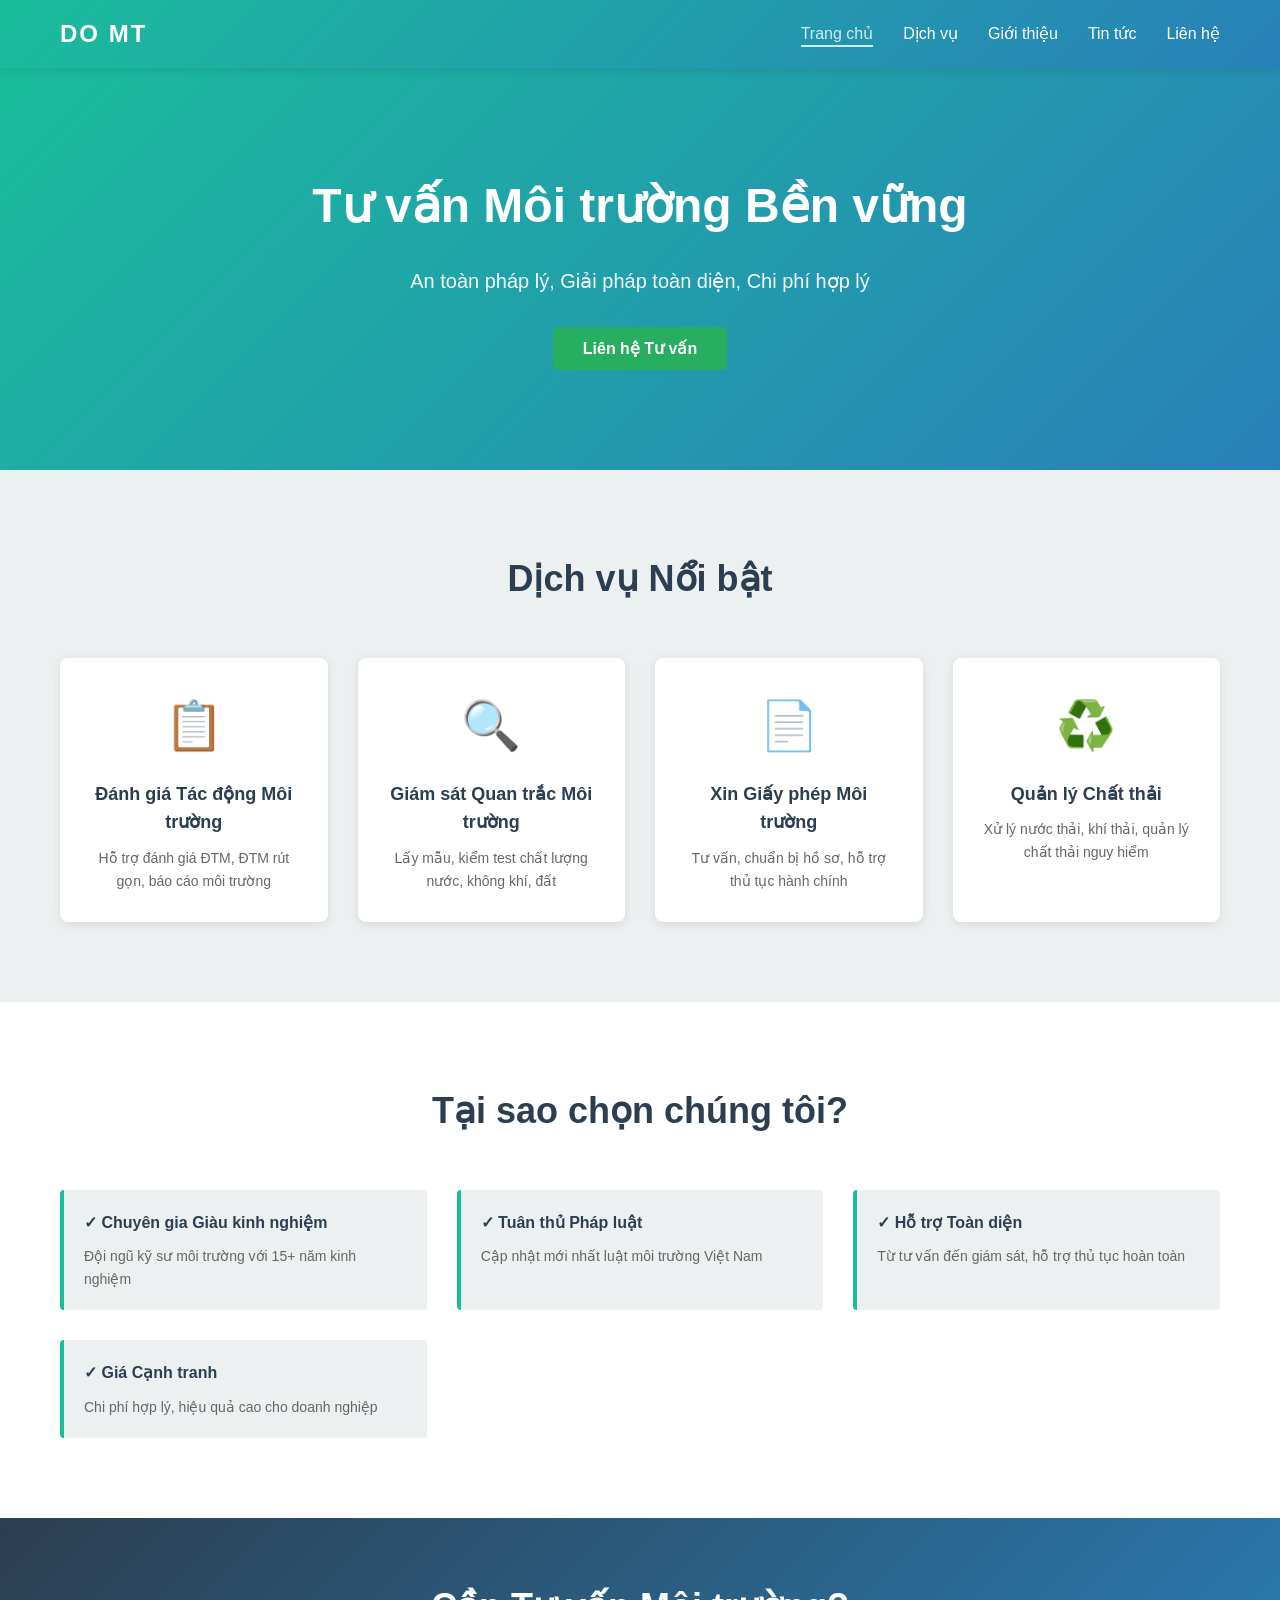
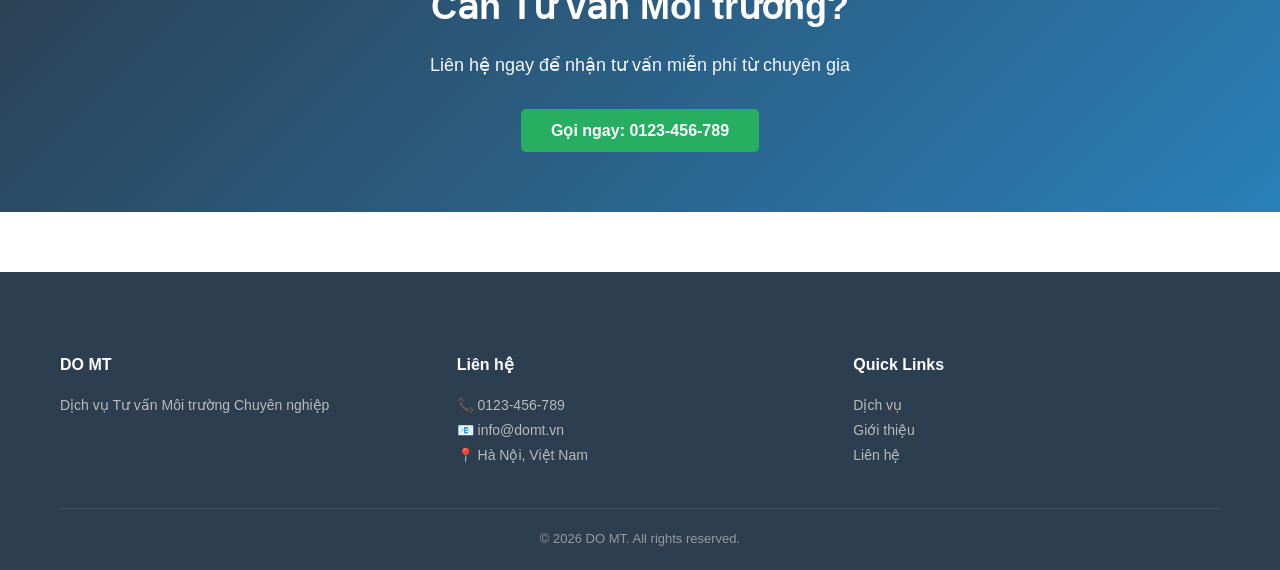
<file: do_mt_website/index.html>
<!DOCTYPE html>
<html lang="vi">
<head>
    <meta charset="UTF-8">
    <meta name="viewport" content="width=device-width, initial-scale=1.0">
    <title>DO MT - Tư vấn Môi trường Chuyên nghiệp</title>
    <link rel="stylesheet" href="css/style.css">
</head>
<body>
    <!-- Navigation -->
    <nav class="navbar">
        <div class="container">
            <div class="logo">DO MT</div>
            <ul class="menu">
                <li><a href="index.html" class="active">Trang chủ</a></li>
                <li><a href="services.html">Dịch vụ</a></li>
                <li><a href="about.html">Giới thiệu</a></li>
                <li><a href="news.html">Tin tức</a></li>
                <li><a href="contact.html">Liên hệ</a></li>
            </ul>
        </div>
    </nav>

    <!-- Hero Banner -->
    <section class="hero">
        <div class="container">
            <h1>Tư vấn Môi trường Bền vững</h1>
            <p>An toàn pháp lý, Giải pháp toàn diện, Chi phí hợp lý</p>
            <button class="btn btn-primary">Liên hệ Tư vấn</button>
        </div>
    </section>

    <!-- Services Preview -->
    <section class="services-preview">
        <div class="container">
            <h2>Dịch vụ Nổi bật</h2>
            <div class="services-grid">
                <div class="service-card">
                    <div class="icon">📋</div>
                    <h3>Đánh giá Tác động Môi trường</h3>
                    <p>Hỗ trợ đánh giá ĐTM, ĐTM rút gọn, báo cáo môi trường</p>
                </div>
                <div class="service-card">
                    <div class="icon">🔍</div>
                    <h3>Giám sát Quan trắc Môi trường</h3>
                    <p>Lấy mẫu, kiểm test chất lượng nước, không khí, đất</p>
                </div>
                <div class="service-card">
                    <div class="icon">📄</div>
                    <h3>Xin Giấy phép Môi trường</h3>
                    <p>Tư vấn, chuẩn bị hồ sơ, hỗ trợ thủ tục hành chính</p>
                </div>
                <div class="service-card">
                    <div class="icon">♻️</div>
                    <h3>Quản lý Chất thải</h3>
                    <p>Xử lý nước thải, khí thải, quản lý chất thải nguy hiểm</p>
                </div>
            </div>
        </div>
    </section>

    <!-- Why Choose Us -->
    <section class="why-us">
        <div class="container">
            <h2>Tại sao chọn chúng tôi?</h2>
            <div class="features">
                <div class="feature">
                    <h4>✓ Chuyên gia Giàu kinh nghiệm</h4>
                    <p>Đội ngũ kỹ sư môi trường với 15+ năm kinh nghiệm</p>
                </div>
                <div class="feature">
                    <h4>✓ Tuân thủ Pháp luật</h4>
                    <p>Cập nhật mới nhất luật môi trường Việt Nam</p>
                </div>
                <div class="feature">
                    <h4>✓ Hỗ trợ Toàn diện</h4>
                    <p>Từ tư vấn đến giám sát, hỗ trợ thủ tục hoàn toàn</p>
                </div>
                <div class="feature">
                    <h4>✓ Giá Cạnh tranh</h4>
                    <p>Chi phí hợp lý, hiệu quả cao cho doanh nghiệp</p>
                </div>
            </div>
        </div>
    </section>

    <!-- Call to Action -->
    <section class="cta">
        <div class="container">
            <h2>Cần Tư vấn Môi trường?</h2>
            <p>Liên hệ ngay để nhận tư vấn miễn phí từ chuyên gia</p>
            <button class="btn btn-primary">Gọi ngay: 0123-456-789</button>
        </div>
    </section>

    <!-- Footer -->
    <footer class="footer">
        <div class="container">
            <div class="footer-content">
                <div class="footer-section">
                    <h4>DO MT</h4>
                    <p>Dịch vụ Tư vấn Môi trường Chuyên nghiệp</p>
                </div>
                <div class="footer-section">
                    <h4>Liên hệ</h4>
                    <p>📞 0123-456-789</p>
                    <p>📧 info@domt.vn</p>
                    <p>📍 Hà Nội, Việt Nam</p>
                </div>
                <div class="footer-section">
                    <h4>Quick Links</h4>
                    <ul>
                        <li><a href="services.html">Dịch vụ</a></li>
                        <li><a href="about.html">Giới thiệu</a></li>
                        <li><a href="contact.html">Liên hệ</a></li>
                    </ul>
                </div>
            </div>
            <div class="footer-bottom">
                <p>&copy; 2026 DO MT. All rights reserved.</p>
            </div>
        </div>
    </footer>

    <script src="js/main.js"></script>
</body>
</html>
</file>
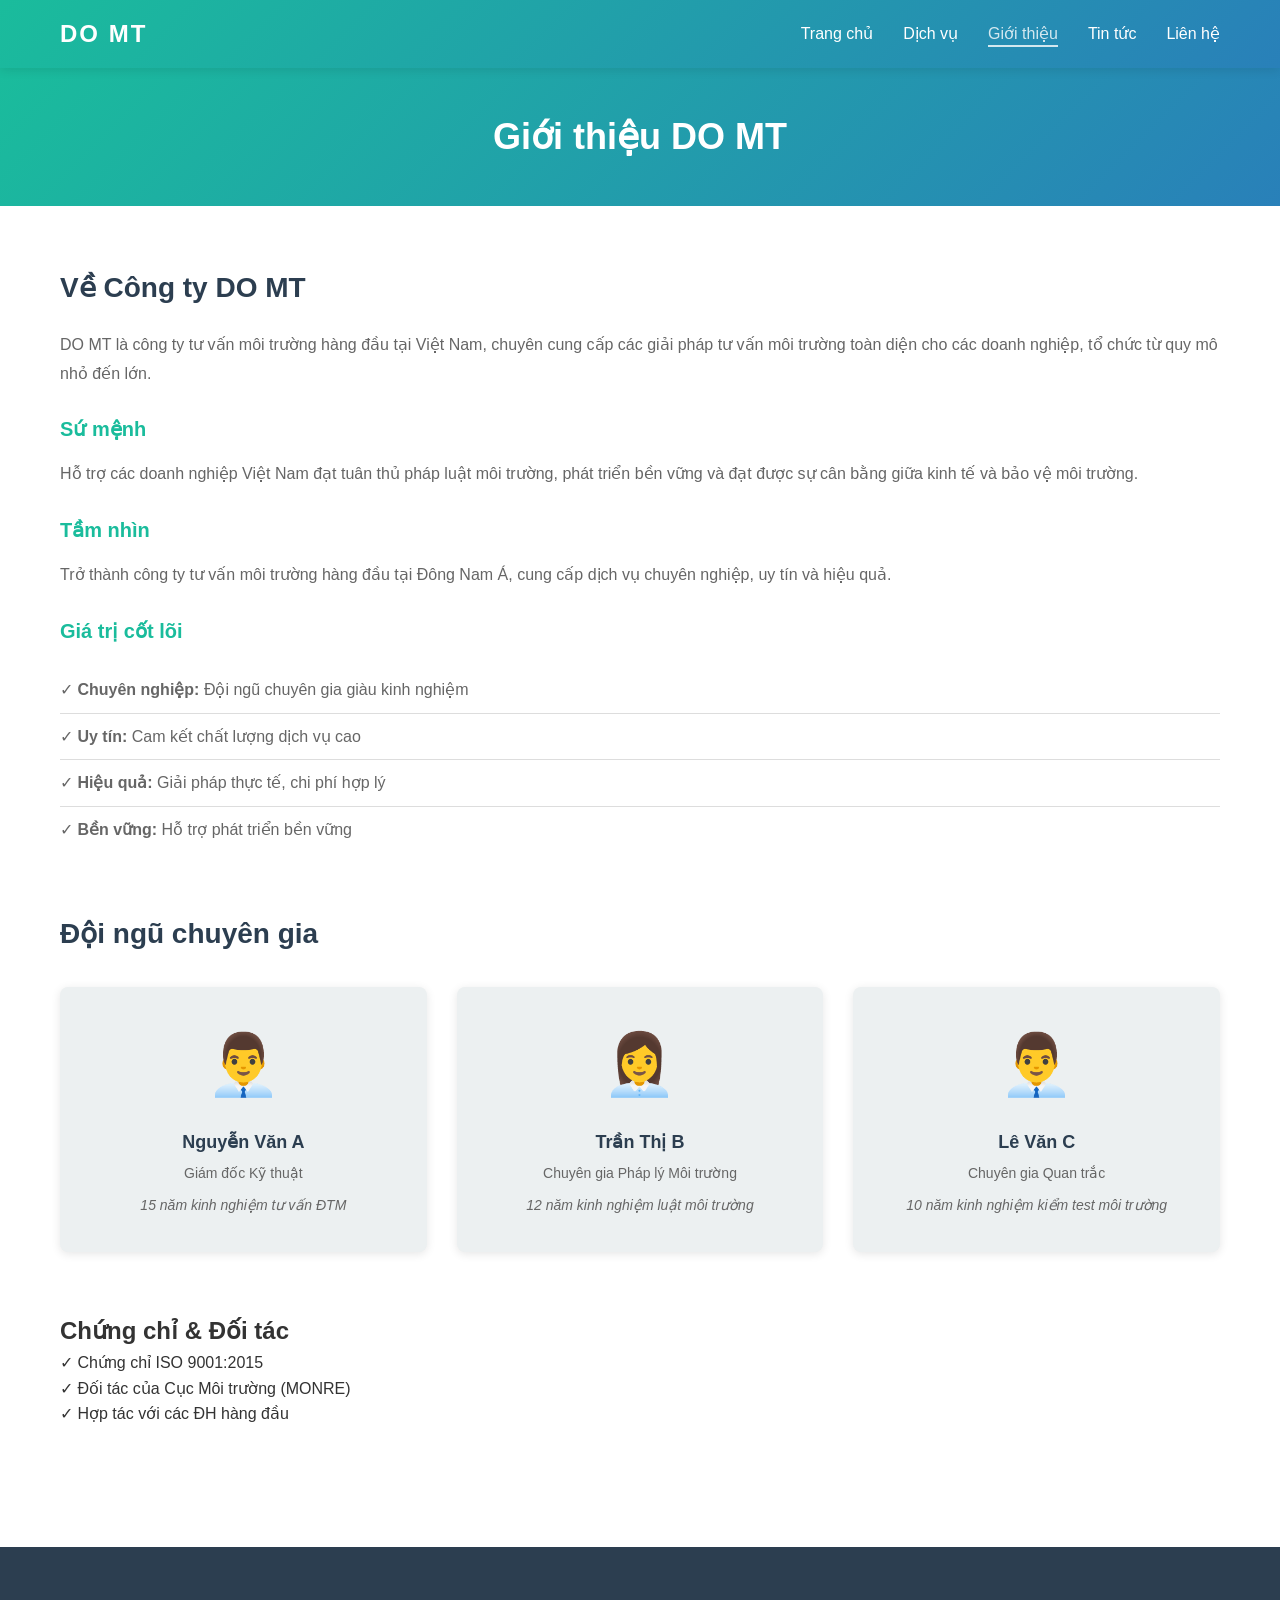
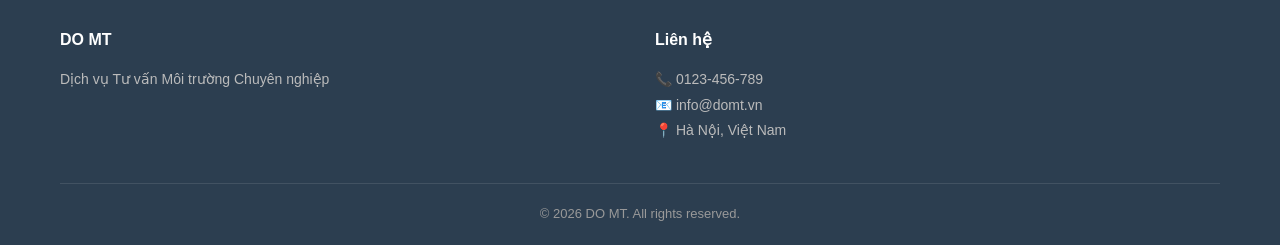
<file: do_mt_website/about.html>
<!DOCTYPE html>
<html lang="vi">
<head>
    <meta charset="UTF-8">
    <meta name="viewport" content="width=device-width, initial-scale=1.0">
    <title>Giới thiệu - DO MT</title>
    <link rel="stylesheet" href="css/style.css">
</head>
<body>
    <!-- Navigation -->
    <nav class="navbar">
        <div class="container">
            <div class="logo">DO MT</div>
            <ul class="menu">
                <li><a href="index.html">Trang chủ</a></li>
                <li><a href="services.html">Dịch vụ</a></li>
                <li><a href="about.html" class="active">Giới thiệu</a></li>
                <li><a href="news.html">Tin tức</a></li>
                <li><a href="contact.html">Liên hệ</a></li>
            </ul>
        </div>
    </nav>

    <!-- Page Header -->
    <section class="page-header">
        <div class="container">
            <h1>Giới thiệu DO MT</h1>
        </div>
    </section>

    <!-- About Content -->
    <section class="about-content">
        <div class="container">
            <div class="about-section">
                <h2>Về Công ty DO MT</h2>
                <p>DO MT là công ty tư vấn môi trường hàng đầu tại Việt Nam, chuyên cung cấp các giải pháp tư vấn môi trường toàn diện cho các doanh nghiệp, tổ chức từ quy mô nhỏ đến lớn.</p>
                
                <h3>Sứ mệnh</h3>
                <p>Hỗ trợ các doanh nghiệp Việt Nam đạt tuân thủ pháp luật môi trường, phát triển bền vững và đạt được sự cân bằng giữa kinh tế và bảo vệ môi trường.</p>

                <h3>Tầm nhìn</h3>
                <p>Trở thành công ty tư vấn môi trường hàng đầu tại Đông Nam Á, cung cấp dịch vụ chuyên nghiệp, uy tín và hiệu quả.</p>

                <h3>Giá trị cốt lõi</h3>
                <ul class="values-list">
                    <li>✓ <strong>Chuyên nghiệp:</strong> Đội ngũ chuyên gia giàu kinh nghiệm</li>
                    <li>✓ <strong>Uy tín:</strong> Cam kết chất lượng dịch vụ cao</li>
                    <li>✓ <strong>Hiệu quả:</strong> Giải pháp thực tế, chi phí hợp lý</li>
                    <li>✓ <strong>Bền vững:</strong> Hỗ trợ phát triển bền vững</li>
                </ul>
            </div>

            <div class="team-section">
                <h2>Đội ngũ chuyên gia</h2>
                <div class="team-grid">
                    <div class="team-member">
                        <div class="member-avatar">👨‍💼</div>
                        <h4>Nguyễn Văn A</h4>
                        <p>Giám đốc Kỹ thuật</p>
                        <p class="member-bio">15 năm kinh nghiệm tư vấn ĐTM</p>
                    </div>
                    <div class="team-member">
                        <div class="member-avatar">👩‍💼</div>
                        <h4>Trần Thị B</h4>
                        <p>Chuyên gia Pháp lý Môi trường</p>
                        <p class="member-bio">12 năm kinh nghiệm luật môi trường</p>
                    </div>
                    <div class="team-member">
                        <div class="member-avatar">👨‍💼</div>
                        <h4>Lê Văn C</h4>
                        <p>Chuyên gia Quan trắc</p>
                        <p class="member-bio">10 năm kinh nghiệm kiểm test môi trường</p>
                    </div>
                </div>
            </div>

            <div class="certifications">
                <h2>Chứng chỉ & Đối tác</h2>
                <p>✓ Chứng chỉ ISO 9001:2015</p>
                <p>✓ Đối tác của Cục Môi trường (MONRE)</p>
                <p>✓ Hợp tác với các ĐH hàng đầu</p>
            </div>
        </div>
    </section>

    <!-- Footer -->
    <footer class="footer">
        <div class="container">
            <div class="footer-content">
                <div class="footer-section">
                    <h4>DO MT</h4>
                    <p>Dịch vụ Tư vấn Môi trường Chuyên nghiệp</p>
                </div>
                <div class="footer-section">
                    <h4>Liên hệ</h4>
                    <p>📞 0123-456-789</p>
                    <p>📧 info@domt.vn</p>
                    <p>📍 Hà Nội, Việt Nam</p>
                </div>
            </div>
            <div class="footer-bottom">
                <p>&copy; 2026 DO MT. All rights reserved.</p>
            </div>
        </div>
    </footer>

    <script src="js/main.js"></script>
</body>
</html>
</file>
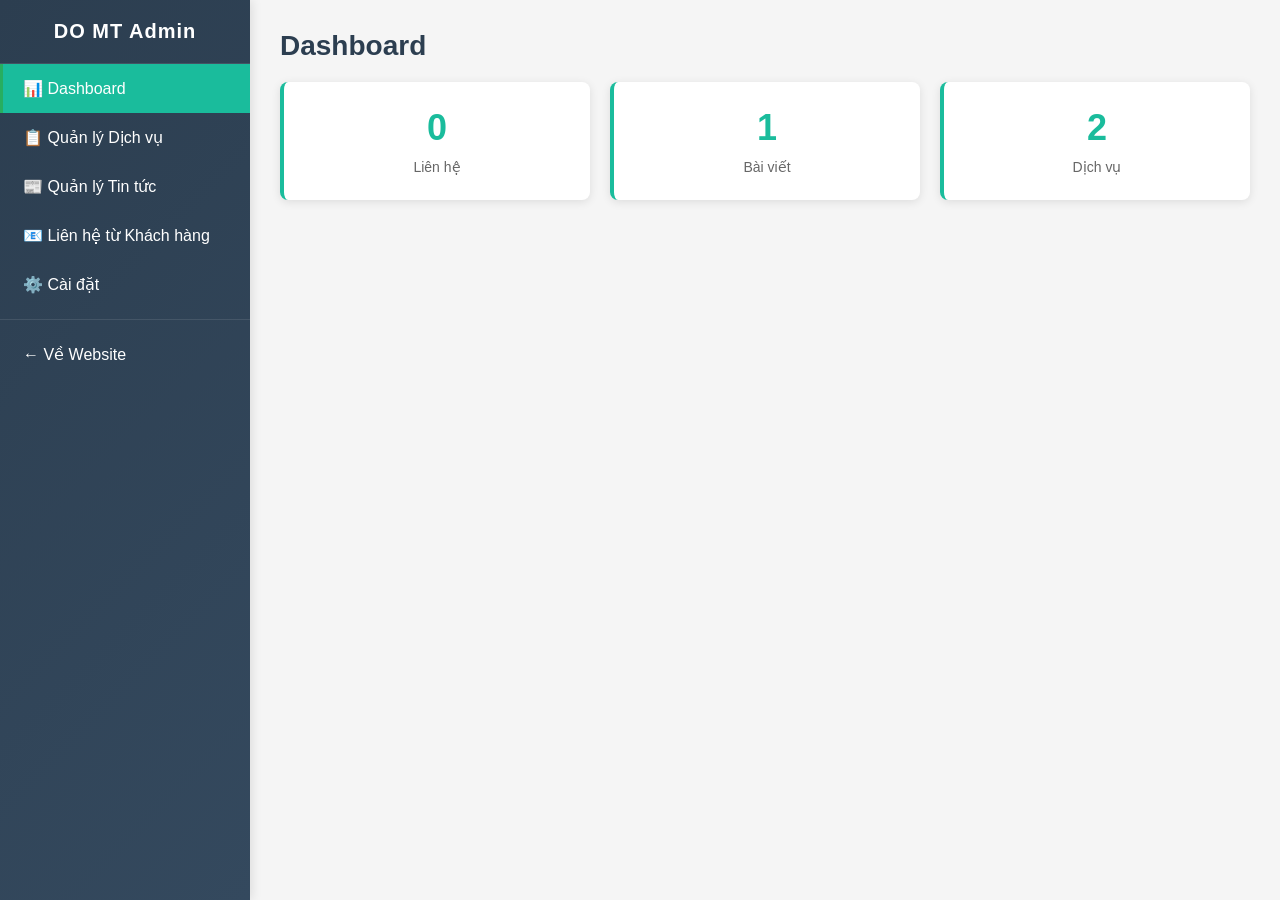
<file: do_mt_website/admin.html>
<!DOCTYPE html>
<html lang="vi">
<head>
    <meta charset="UTF-8">
    <meta name="viewport" content="width=device-width, initial-scale=1.0">
    <title>Quản lý Nội dung - DO MT CMS</title>
    <link rel="stylesheet" href="css/admin.css">
</head>
<body>
    <div class="admin-container">
        <!-- Sidebar -->
        <aside class="sidebar">
            <div class="sidebar-header">
                <h2>DO MT Admin</h2>
            </div>
            <nav class="admin-menu">
                <a href="#" class="menu-item active" data-tab="dashboard">📊 Dashboard</a>
                <a href="#" class="menu-item" data-tab="services">📋 Quản lý Dịch vụ</a>
                <a href="#" class="menu-item" data-tab="news">📰 Quản lý Tin tức</a>
                <a href="#" class="menu-item" data-tab="contacts">📧 Liên hệ từ Khách hàng</a>
                <a href="#" class="menu-item" data-tab="settings">⚙️ Cài đặt</a>
                <hr>
                <a href="index.html" class="menu-item">← Về Website</a>
            </nav>
        </aside>

        <!-- Main Content -->
        <main class="admin-main">
            <!-- Dashboard -->
            <div id="dashboard" class="tab-content active">
                <h1>Dashboard</h1>
                <div class="dashboard-stats">
                    <div class="stat-card">
                        <div class="stat-number" id="total-contacts">0</div>
                        <div class="stat-label">Liên hệ</div>
                    </div>
                    <div class="stat-card">
                        <div class="stat-number" id="total-news">0</div>
                        <div class="stat-label">Bài viết</div>
                    </div>
                    <div class="stat-card">
                        <div class="stat-number" id="total-services">0</div>
                        <div class="stat-label">Dịch vụ</div>
                    </div>
                </div>
            </div>

            <!-- Manage Services -->
            <div id="services" class="tab-content">
                <h1>Quản lý Dịch vụ</h1>
                <button class="btn btn-primary" id="add-service-btn">+ Thêm Dịch vụ</button>
                <div id="services-list" class="content-list"></div>
            </div>

            <!-- Manage News -->
            <div id="news" class="tab-content">
                <h1>Quản lý Tin tức</h1>
                <button class="btn btn-primary" id="add-news-btn">+ Thêm Tin tức</button>
                <div id="news-list" class="content-list"></div>
            </div>

            <!-- Contacts -->
            <div id="contacts" class="tab-content">
                <h1>Liên hệ từ Khách hàng</h1>
                <div id="contacts-list" class="content-list"></div>
            </div>

            <!-- Settings -->
            <div id="settings" class="tab-content">
                <h1>Cài đặt Website</h1>
                <form id="settings-form" class="form">
                    <div class="form-group">
                        <label>Tên Công ty</label>
                        <input type="text" id="company-name" placeholder="DO MT">
                    </div>
                    <div class="form-group">
                        <label>Email</label>
                        <input type="email" id="company-email" placeholder="info@domt.vn">
                    </div>
                    <div class="form-group">
                        <label>Điện thoại</label>
                        <input type="tel" id="company-phone" placeholder="0123-456-789">
                    </div>
                    <div class="form-group">
                        <label>Địa chỉ</label>
                        <input type="text" id="company-address" placeholder="Địa chỉ văn phòng">
                    </div>
                    <div class="form-group">
                        <label>Giới thiệu</label>
                        <textarea id="company-intro" placeholder="Giới thiệu công ty" rows="4"></textarea>
                    </div>
                    <button type="submit" class="btn btn-primary">Lưu Cài đặt</button>
                </form>
            </div>
        </main>
    </div>

    <!-- Modal for editing -->
    <div id="modal" class="modal">
        <div class="modal-content">
            <span class="close">&times;</span>
            <form id="modal-form" class="form">
                <h2 id="modal-title">Thêm mới</h2>
                <input type="hidden" id="modal-id">
                <input type="hidden" id="modal-type">
                
                <!-- Service fields -->
                <div id="service-fields" style="display: none;">
                    <div class="form-group">
                        <label>Tiêu đề *</label>
                        <input type="text" id="service-title" required>
                    </div>
                    <div class="form-group">
                        <label>Icon (emoji)</label>
                        <input type="text" id="service-icon" placeholder="📋">
                    </div>
                    <div class="form-group">
                        <label>Mô tả *</label>
                        <input type="text" id="service-description" required>
                    </div>
                    <div class="form-group">
                        <label>Chi tiết *</label>
                        <textarea id="service-details" required rows="4"></textarea>
                    </div>
                </div>

                <!-- News fields -->
                <div id="news-fields" style="display: none;">
                    <div class="form-group">
                        <label>Tiêu đề *</label>
                        <input type="text" id="news-title" required>
                    </div>
                    <div class="form-group">
                        <label>Ngày *</label>
                        <input type="date" id="news-date" required>
                    </div>
                    <div class="form-group">
                        <label>Tóm tắt *</label>
                        <input type="text" id="news-summary" required>
                    </div>
                    <div class="form-group">
                        <label>Nội dung *</label>
                        <textarea id="news-content" required rows="5"></textarea>
                    </div>
                </div>

                <button type="submit" class="btn btn-primary">Lưu</button>
                <button type="button" class="btn btn-secondary" onclick="closeModal()">Hủy</button>
            </form>
        </div>
    </div>

    <script src="js/admin.js"></script>
</body>
</html>
</file>
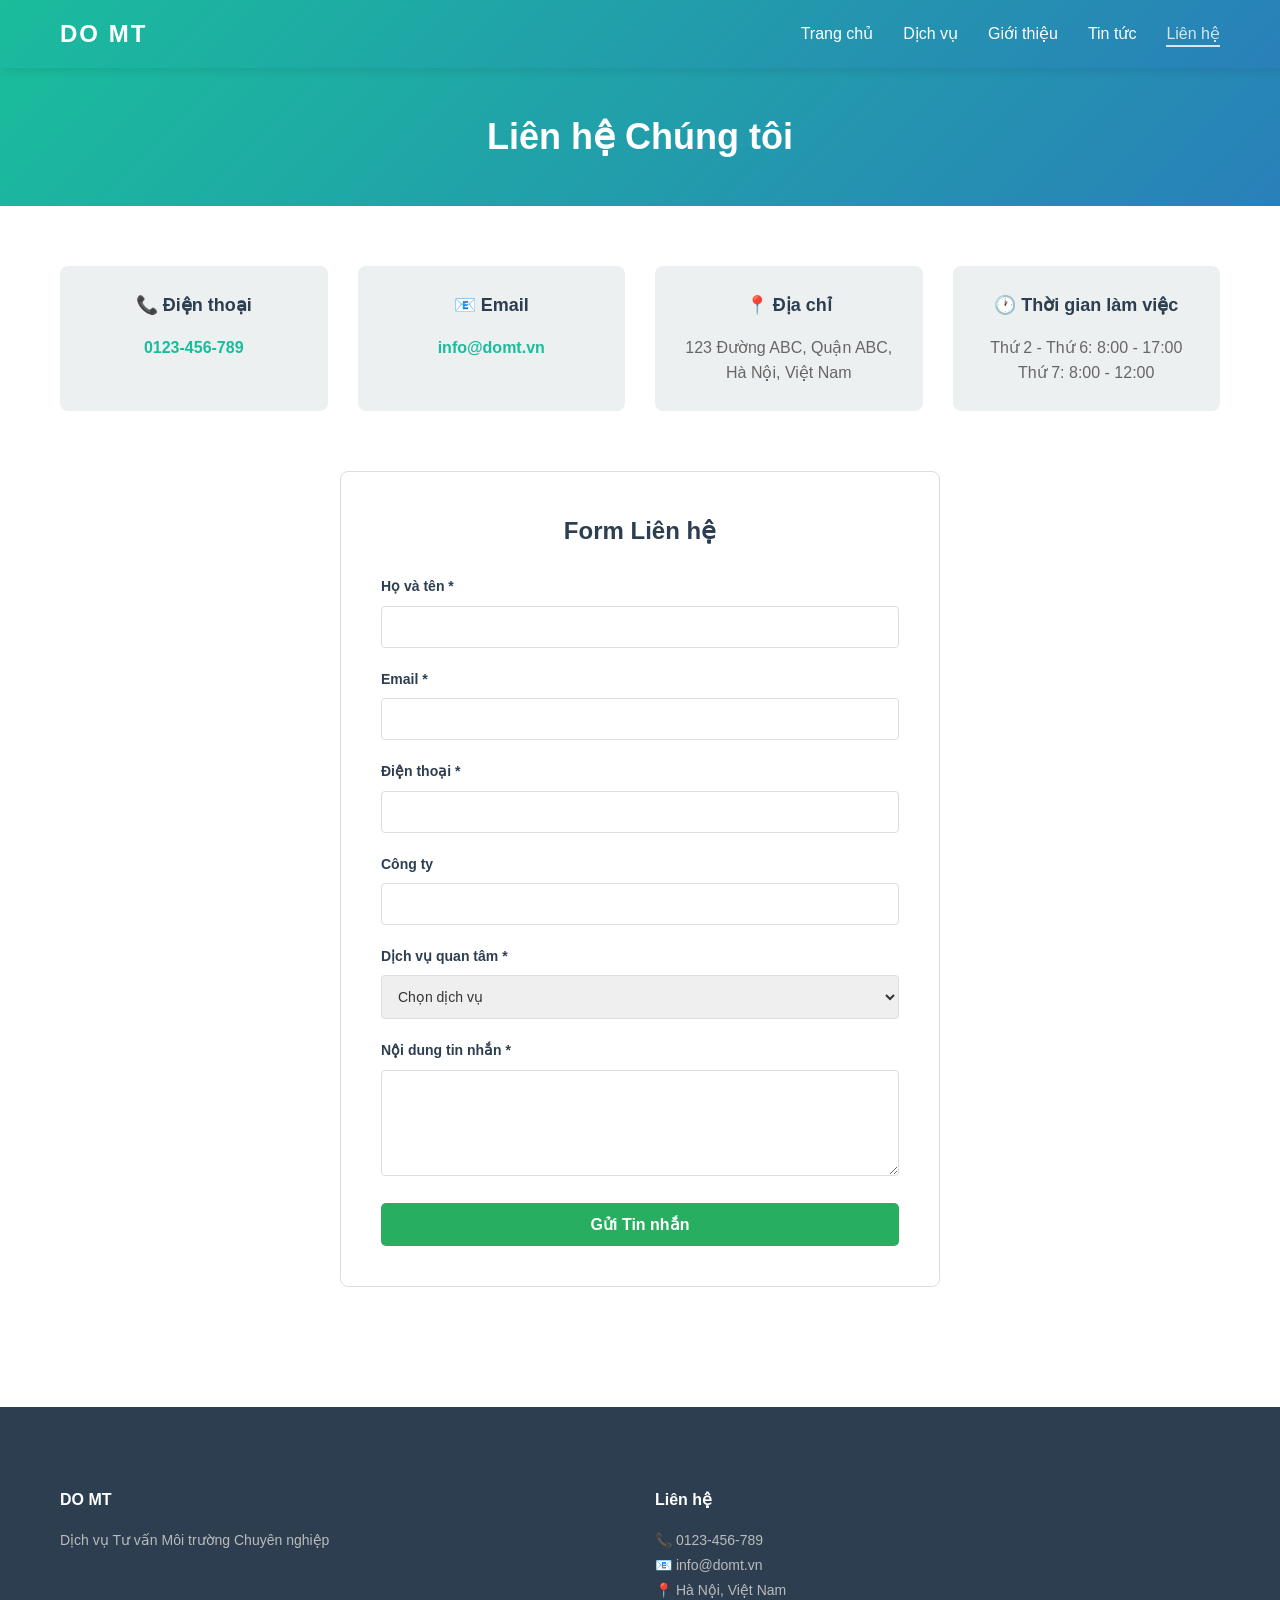
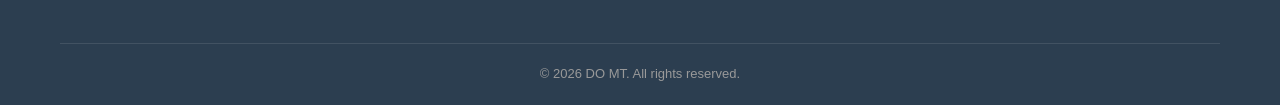
<file: do_mt_website/contact.html>
<!DOCTYPE html>
<html lang="vi">
<head>
    <meta charset="UTF-8">
    <meta name="viewport" content="width=device-width, initial-scale=1.0">
    <title>Liên hệ - DO MT</title>
    <link rel="stylesheet" href="css/style.css">
</head>
<body>
    <!-- Navigation -->
    <nav class="navbar">
        <div class="container">
            <div class="logo">DO MT</div>
            <ul class="menu">
                <li><a href="index.html">Trang chủ</a></li>
                <li><a href="services.html">Dịch vụ</a></li>
                <li><a href="about.html">Giới thiệu</a></li>
                <li><a href="news.html">Tin tức</a></li>
                <li><a href="contact.html" class="active">Liên hệ</a></li>
            </ul>
        </div>
    </nav>

    <!-- Page Header -->
    <section class="page-header">
        <div class="container">
            <h1>Liên hệ Chúng tôi</h1>
        </div>
    </section>

    <!-- Contact Section -->
    <section class="contact-section">
        <div class="container">
            <div class="contact-info">
                <div class="info-item">
                    <h3>📞 Điện thoại</h3>
                    <p><a href="tel:0123456789">0123-456-789</a></p>
                </div>
                <div class="info-item">
                    <h3>📧 Email</h3>
                    <p><a href="mailto:info@domt.vn">info@domt.vn</a></p>
                </div>
                <div class="info-item">
                    <h3>📍 Địa chỉ</h3>
                    <p>123 Đường ABC, Quận ABC, Hà Nội, Việt Nam</p>
                </div>
                <div class="info-item">
                    <h3>🕐 Thời gian làm việc</h3>
                    <p>Thứ 2 - Thứ 6: 8:00 - 17:00</p>
                    <p>Thứ 7: 8:00 - 12:00</p>
                </div>
            </div>

            <!-- Contact Form -->
            <div class="contact-form-wrapper">
                <h2>Form Liên hệ</h2>
                <form id="contact-form" class="contact-form">
                    <div class="form-group">
                        <label for="name">Họ và tên *</label>
                        <input type="text" id="name" name="name" required>
                    </div>
                    <div class="form-group">
                        <label for="email">Email *</label>
                        <input type="email" id="email" name="email" required>
                    </div>
                    <div class="form-group">
                        <label for="phone">Điện thoại *</label>
                        <input type="tel" id="phone" name="phone" required>
                    </div>
                    <div class="form-group">
                        <label for="company">Công ty</label>
                        <input type="text" id="company" name="company">
                    </div>
                    <div class="form-group">
                        <label for="service">Dịch vụ quan tâm *</label>
                        <select id="service" name="service" required>
                            <option value="">Chọn dịch vụ</option>
                            <option value="dtm">Đánh giá Tác động Môi trường</option>
                            <option value="qtmt">Giám sát Quan trắc Môi trường</option>
                            <option value="gpm">Xin Giấy phép Môi trường</option>
                            <option value="qlct">Quản lý Chất thải</option>
                            <option value="khac">Khác</option>
                        </select>
                    </div>
                    <div class="form-group">
                        <label for="message">Nội dung tin nhắn *</label>
                        <textarea id="message" name="message" rows="5" required></textarea>
                    </div>
                    <button type="submit" class="btn btn-primary">Gửi Tin nhắn</button>
                </form>
            </div>
        </div>
    </section>

    <!-- Footer -->
    <footer class="footer">
        <div class="container">
            <div class="footer-content">
                <div class="footer-section">
                    <h4>DO MT</h4>
                    <p>Dịch vụ Tư vấn Môi trường Chuyên nghiệp</p>
                </div>
                <div class="footer-section">
                    <h4>Liên hệ</h4>
                    <p>📞 0123-456-789</p>
                    <p>📧 info@domt.vn</p>
                    <p>📍 Hà Nội, Việt Nam</p>
                </div>
            </div>
            <div class="footer-bottom">
                <p>&copy; 2026 DO MT. All rights reserved.</p>
            </div>
        </div>
    </footer>

    <script src="js/main.js"></script>
</body>
</html>
</file>
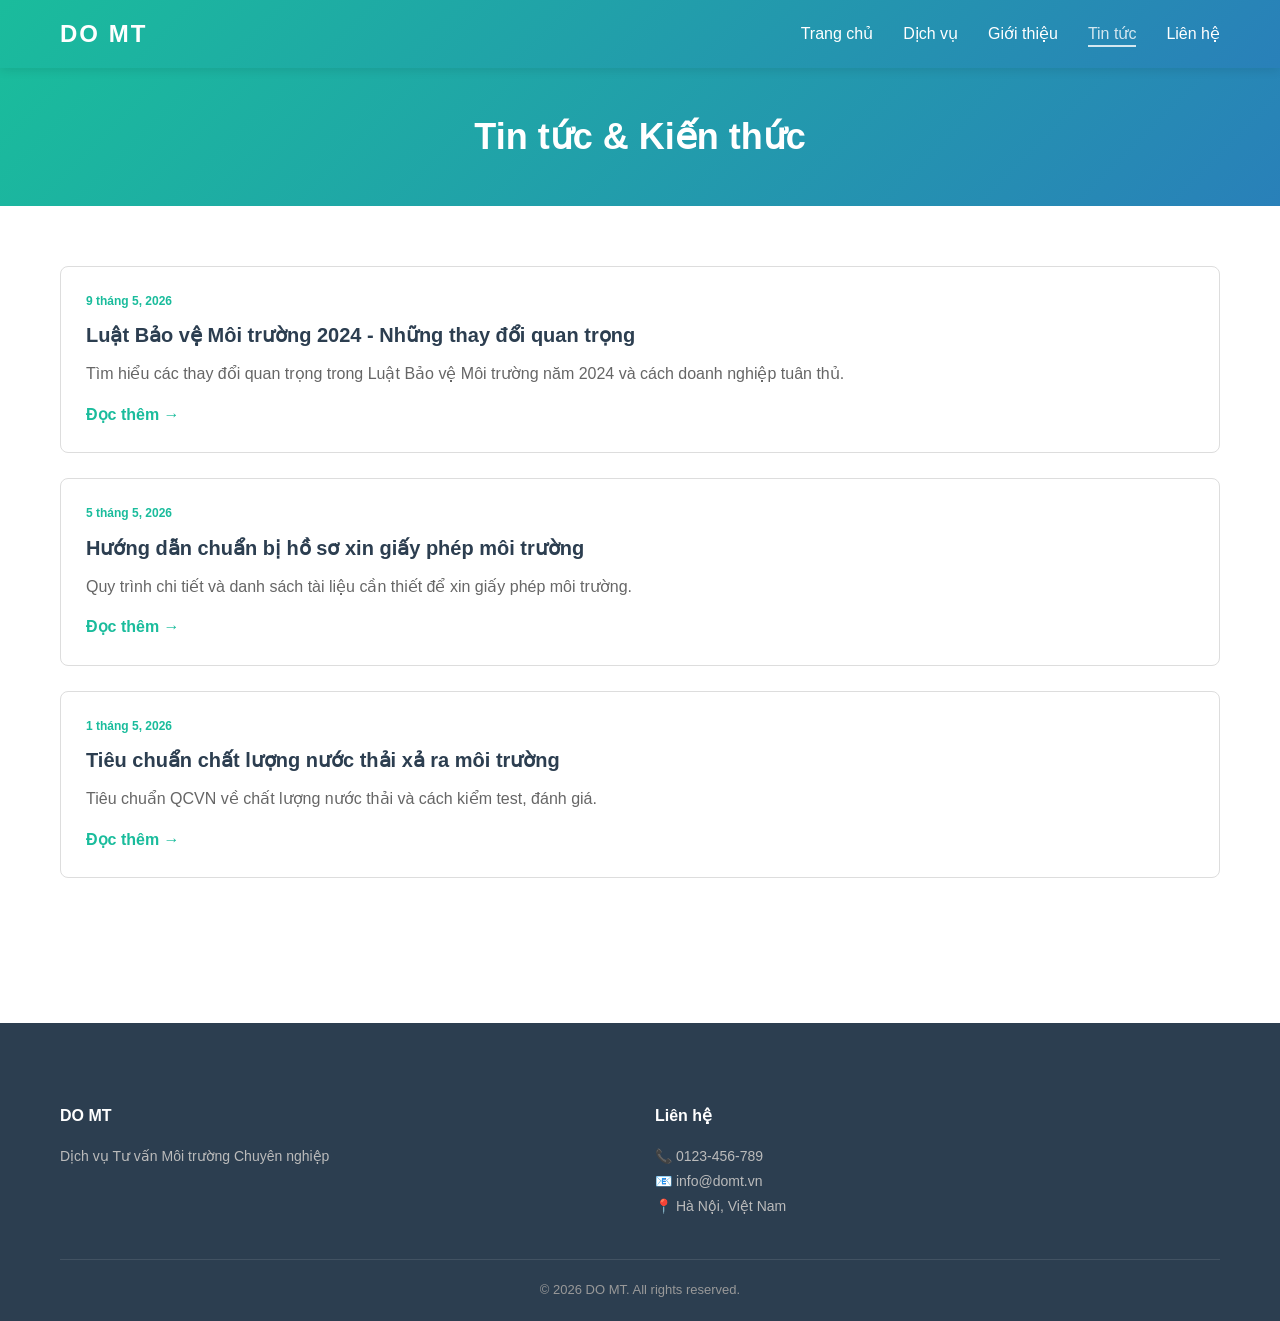
<file: do_mt_website/news.html>
<!DOCTYPE html>
<html lang="vi">
<head>
    <meta charset="UTF-8">
    <meta name="viewport" content="width=device-width, initial-scale=1.0">
    <title>Tin tức - DO MT</title>
    <link rel="stylesheet" href="css/style.css">
</head>
<body>
    <!-- Navigation -->
    <nav class="navbar">
        <div class="container">
            <div class="logo">DO MT</div>
            <ul class="menu">
                <li><a href="index.html">Trang chủ</a></li>
                <li><a href="services.html">Dịch vụ</a></li>
                <li><a href="about.html">Giới thiệu</a></li>
                <li><a href="news.html" class="active">Tin tức</a></li>
                <li><a href="contact.html">Liên hệ</a></li>
            </ul>
        </div>
    </nav>

    <!-- Page Header -->
    <section class="page-header">
        <div class="container">
            <h1>Tin tức & Kiến thức</h1>
        </div>
    </section>

    <!-- News List -->
    <section class="news-section">
        <div class="container">
            <div id="news-container"></div>
        </div>
    </section>

    <!-- Footer -->
    <footer class="footer">
        <div class="container">
            <div class="footer-content">
                <div class="footer-section">
                    <h4>DO MT</h4>
                    <p>Dịch vụ Tư vấn Môi trường Chuyên nghiệp</p>
                </div>
                <div class="footer-section">
                    <h4>Liên hệ</h4>
                    <p>📞 0123-456-789</p>
                    <p>📧 info@domt.vn</p>
                    <p>📍 Hà Nội, Việt Nam</p>
                </div>
            </div>
            <div class="footer-bottom">
                <p>&copy; 2026 DO MT. All rights reserved.</p>
            </div>
        </div>
    </footer>

    <script src="js/main.js"></script>
</body>
</html>
</file>
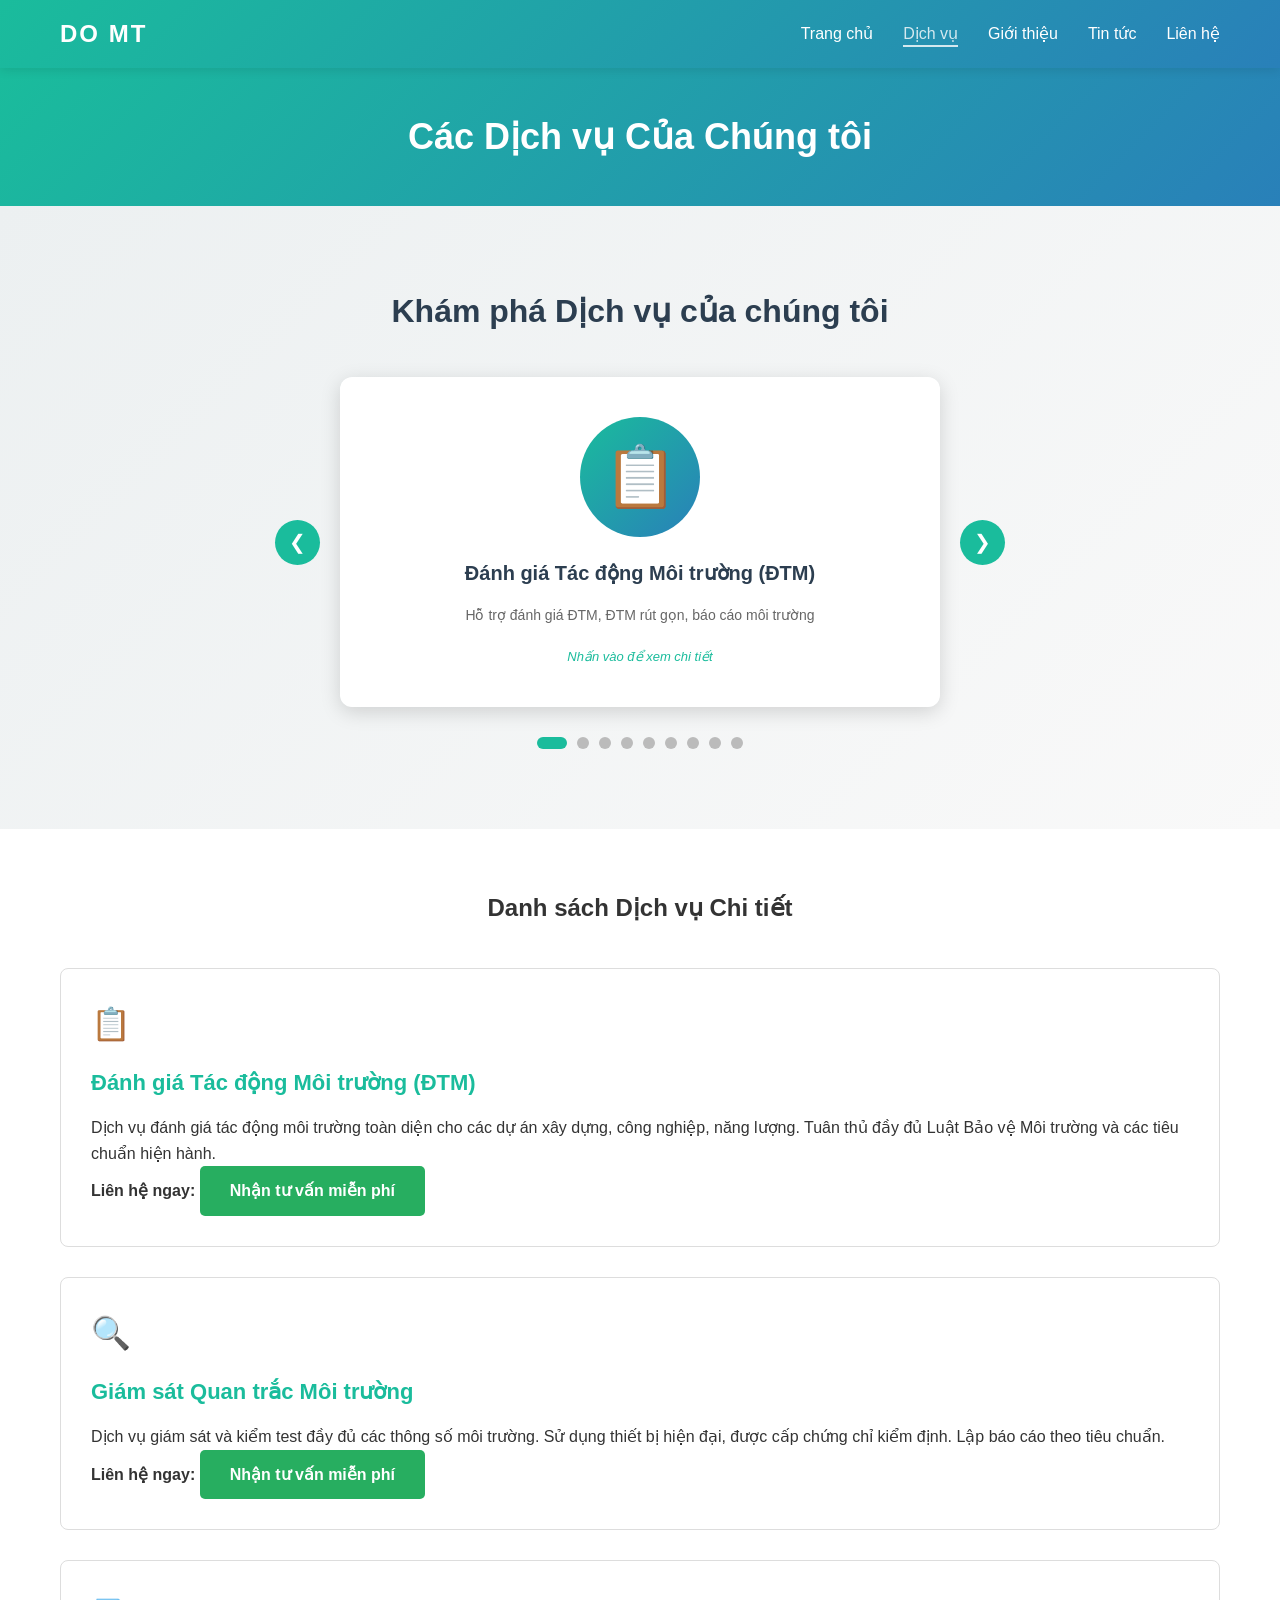
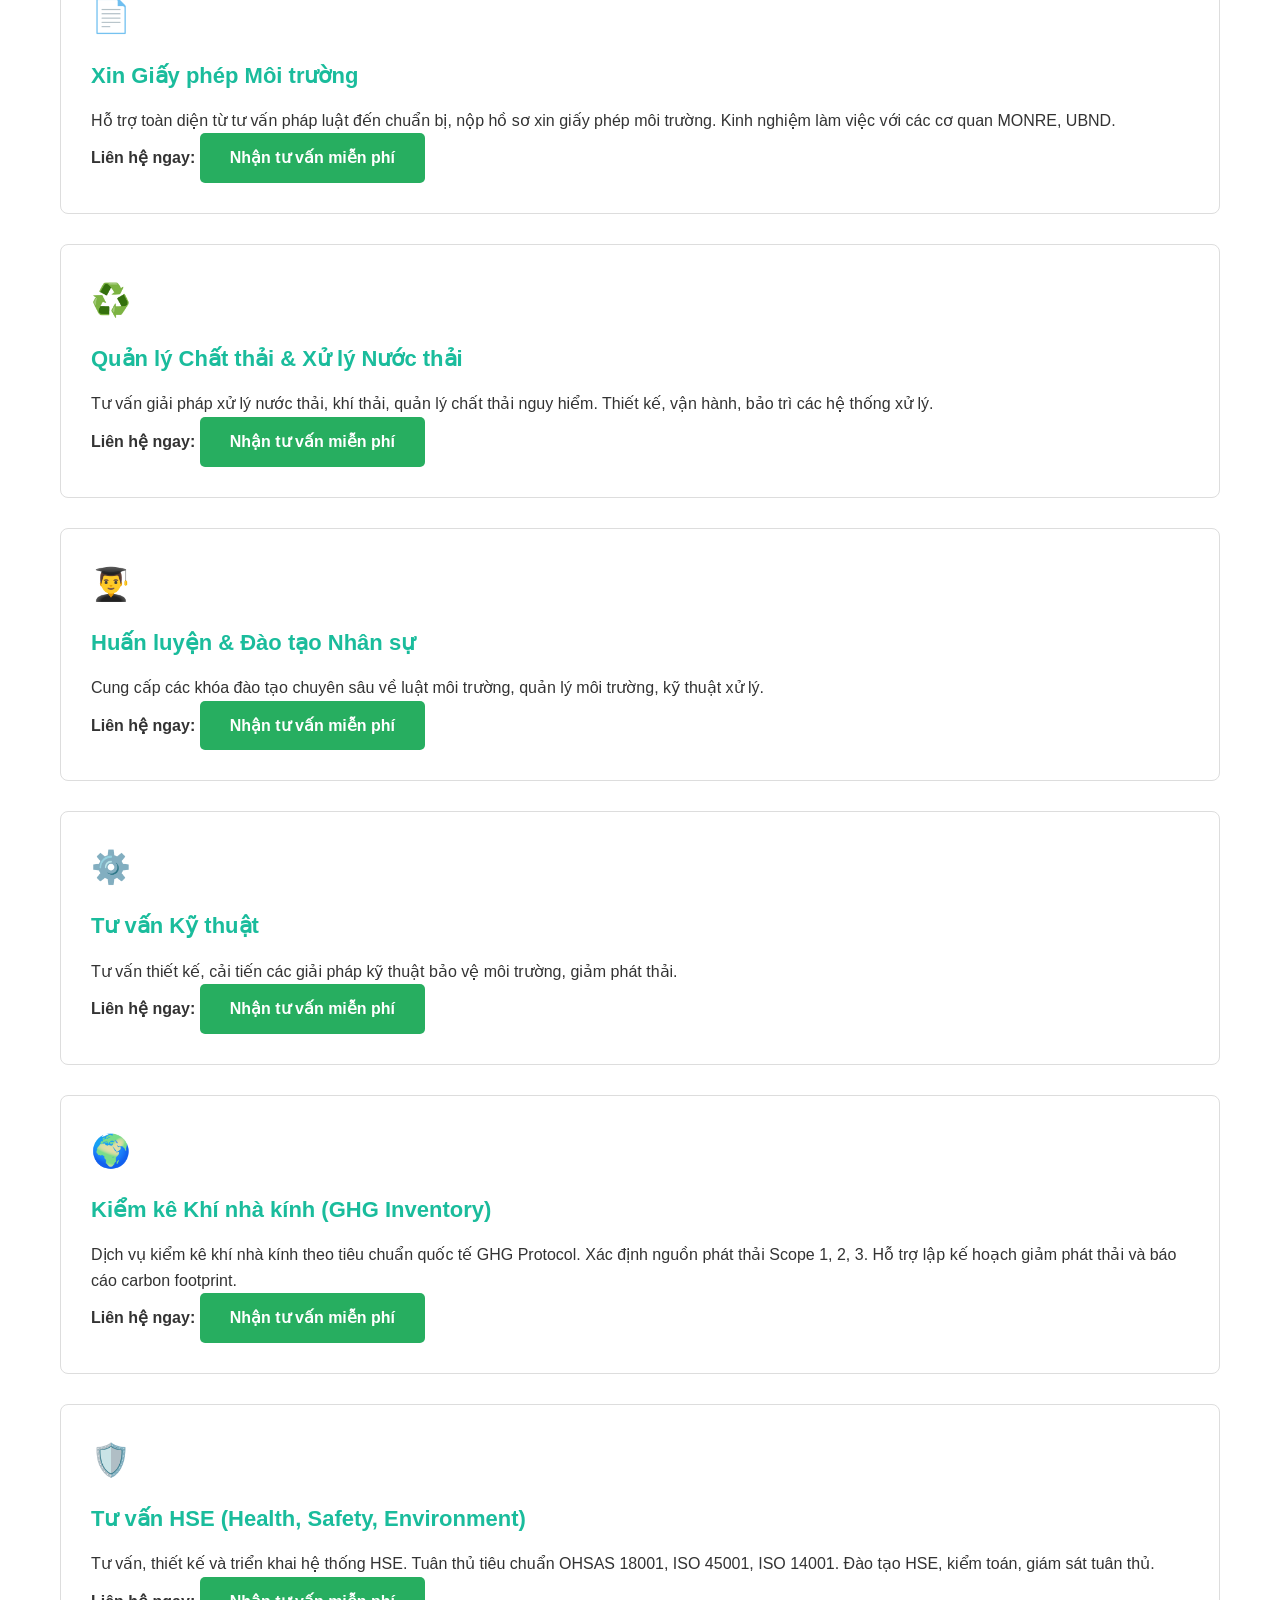
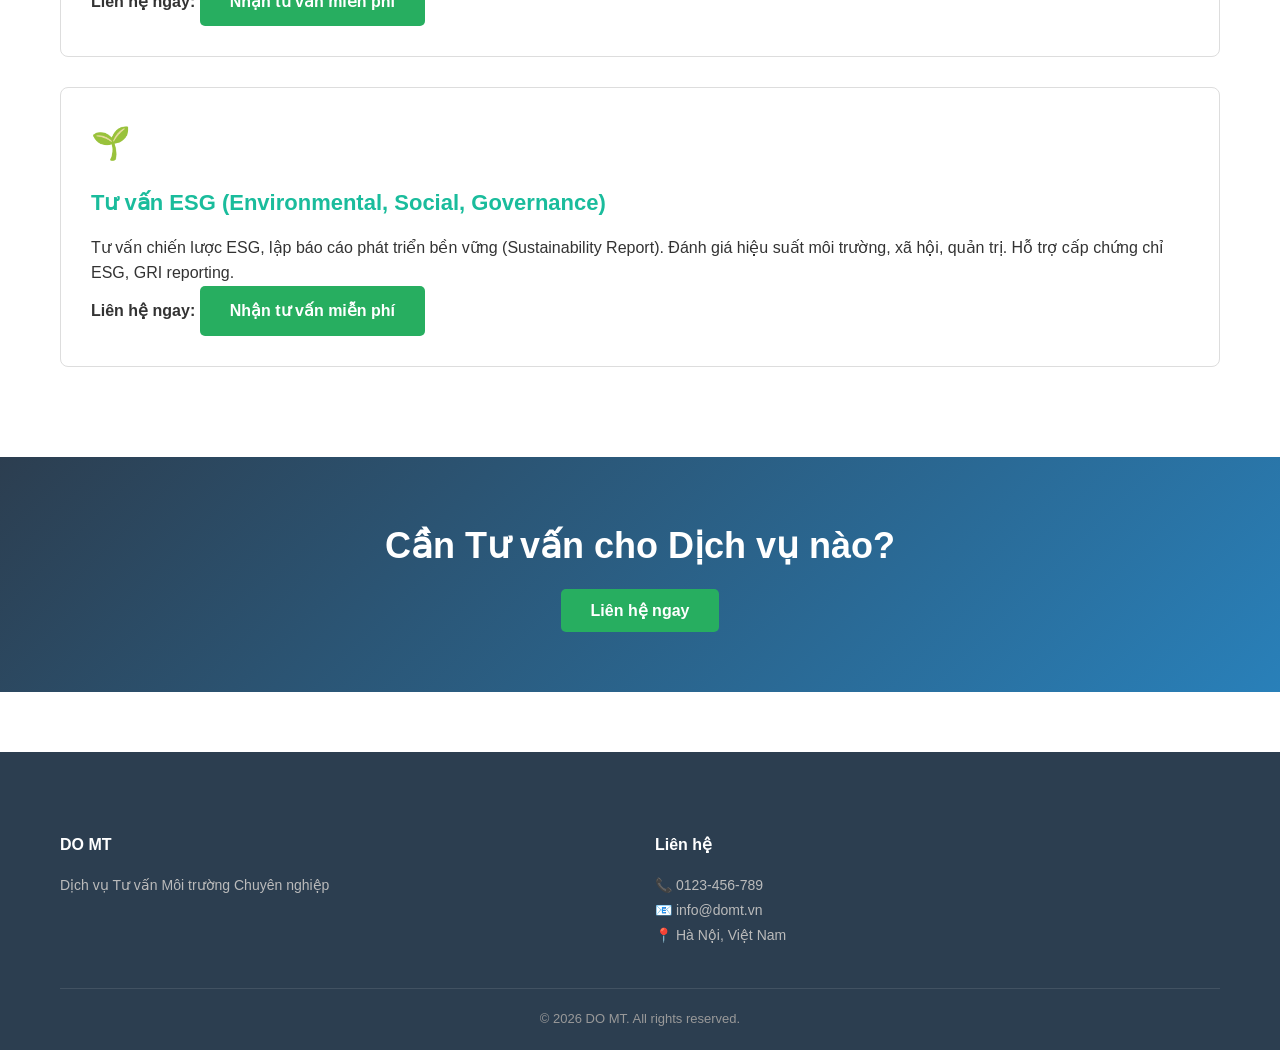
<file: do_mt_website/services.html>
<!DOCTYPE html>
<html lang="vi">
<head>
    <meta charset="UTF-8">
    <meta name="viewport" content="width=device-width, initial-scale=1.0">
    <title>Dịch vụ - DO MT</title>
    <link rel="stylesheet" href="css/style.css">
</head>
<body>
    <!-- Navigation -->
    <nav class="navbar">
        <div class="container">
            <div class="logo">DO MT</div>
            <ul class="menu">
                <li><a href="index.html">Trang chủ</a></li>
                <li><a href="services.html" class="active">Dịch vụ</a></li>
                <li><a href="about.html">Giới thiệu</a></li>
                <li><a href="news.html">Tin tức</a></li>
                <li><a href="contact.html">Liên hệ</a></li>
            </ul>
        </div>
    </nav>

    <!-- Page Header -->
    <section class="page-header">
        <div class="container">
            <h1>Các Dịch vụ Của Chúng tôi</h1>
        </div>
    </section>

    <!-- Services Carousel -->
    <section class="services-carousel-section">
        <div class="container">
            <h2>Khám phá Dịch vụ của chúng tôi</h2>
            <div class="carousel-wrapper">
                <button class="carousel-btn prev" onclick="prevService()">❮</button>
                <div class="carousel-container">
                    <div id="services-carousel" class="services-carousel"></div>
                </div>
                <button class="carousel-btn next" onclick="nextService()">❯</button>
            </div>
            <div class="carousel-indicators" id="carousel-indicators"></div>
        </div>
    </section>

    <!-- Services List -->
    <section class="services-detail">
        <div class="container">
            <h2 style="text-align: center; margin-bottom: 40px;">Danh sách Dịch vụ Chi tiết</h2>
            <div id="services-container"></div>
        </div>
    </section>

    <!-- CTA -->
    <section class="cta">
        <div class="container">
            <h2>Cần Tư vấn cho Dịch vụ nào?</h2>
            <button class="btn btn-primary">Liên hệ ngay</button>
        </div>
    </section>

    <!-- Footer -->
    <footer class="footer">
        <div class="container">
            <div class="footer-content">
                <div class="footer-section">
                    <h4>DO MT</h4>
                    <p>Dịch vụ Tư vấn Môi trường Chuyên nghiệp</p>
                </div>
                <div class="footer-section">
                    <h4>Liên hệ</h4>
                    <p>📞 0123-456-789</p>
                    <p>📧 info@domt.vn</p>
                    <p>📍 Hà Nội, Việt Nam</p>
                </div>
            </div>
            <div class="footer-bottom">
                <p>&copy; 2026 DO MT. All rights reserved.</p>
            </div>
        </div>
    </footer>

    <script src="js/main.js"></script>
</body>
</html>
</file>
<file: do_mt_website/css/style.css>
/* ==================== General Styles ==================== */
* {
    margin: 0;
    padding: 0;
    box-sizing: border-box;
}

:root {
    --primary-color: #1abc9c;
    --secondary-color: #2980b9;
    --accent-color: #27ae60;
    --dark-color: #2c3e50;
    --light-color: #ecf0f1;
    --white-color: #ffffff;
    --text-color: #333333;
    --border-color: #ddd;
}

html, body {
    height: 100%;
}

body {
    font-family: 'Segoe UI', Tahoma, Geneva, Verdana, sans-serif;
    color: var(--text-color);
    line-height: 1.6;
    background-color: var(--white-color);
}

.container {
    max-width: 1200px;
    margin: 0 auto;
    padding: 0 20px;
}

/* ==================== Navigation ==================== */
.navbar {
    background: linear-gradient(135deg, var(--primary-color) 0%, var(--secondary-color) 100%);
    padding: 0;
    position: sticky;
    top: 0;
    z-index: 100;
    box-shadow: 0 2px 10px rgba(0, 0, 0, 0.1);
}

.navbar .container {
    display: flex;
    justify-content: space-between;
    align-items: center;
    padding: 15px 20px;
}

.logo {
    font-size: 24px;
    font-weight: bold;
    color: white;
    letter-spacing: 2px;
}

.menu {
    display: flex;
    list-style: none;
    gap: 30px;
}

.menu a {
    color: white;
    text-decoration: none;
    font-weight: 500;
    transition: opacity 0.3s ease;
    position: relative;
}

.menu a:hover,
.menu a.active {
    opacity: 0.8;
}

.menu a.active::after {
    content: '';
    position: absolute;
    bottom: -5px;
    left: 0;
    right: 0;
    height: 2px;
    background: white;
}

/* ==================== Hero Section ==================== */
.hero {
    background: linear-gradient(135deg, var(--primary-color) 0%, var(--secondary-color) 100%);
    color: white;
    padding: 100px 0;
    text-align: center;
}

.hero h1 {
    font-size: 48px;
    margin-bottom: 20px;
    font-weight: bold;
}

.hero p {
    font-size: 20px;
    margin-bottom: 30px;
    opacity: 0.95;
}

/* ==================== Buttons ==================== */
.btn {
    padding: 12px 30px;
    border: none;
    border-radius: 5px;
    font-size: 16px;
    font-weight: bold;
    cursor: pointer;
    transition: all 0.3s ease;
    text-decoration: none;
    display: inline-block;
}

.btn-primary {
    background-color: var(--accent-color);
    color: white;
}

.btn-primary:hover {
    background-color: #229954;
    transform: translateY(-2px);
    box-shadow: 0 5px 15px rgba(39, 174, 96, 0.4);
}

.btn-secondary {
    background-color: var(--secondary-color);
    color: white;
}

.btn-secondary:hover {
    background-color: #1e5fa7;
}

/* ==================== Services Preview ==================== */
.services-preview {
    padding: 80px 0;
    background-color: var(--light-color);
}

.services-preview h2 {
    text-align: center;
    font-size: 36px;
    margin-bottom: 50px;
    color: var(--dark-color);
}

.services-grid {
    display: grid;
    grid-template-columns: repeat(auto-fit, minmax(250px, 1fr));
    gap: 30px;
}

.service-card {
    background: white;
    padding: 30px;
    border-radius: 8px;
    box-shadow: 0 2px 10px rgba(0, 0, 0, 0.1);
    text-align: center;
    transition: transform 0.3s ease, box-shadow 0.3s ease;
}

.service-card:hover {
    transform: translateY(-5px);
    box-shadow: 0 5px 20px rgba(0, 0, 0, 0.15);
}

.service-card .icon {
    font-size: 48px;
    margin-bottom: 15px;
}

.service-card h3 {
    color: var(--dark-color);
    margin-bottom: 10px;
    font-size: 18px;
}

.service-card p {
    color: #666;
    font-size: 14px;
}

/* ==================== Why Us Section ==================== */
.why-us {
    padding: 80px 0;
    background-color: white;
}

.why-us h2 {
    text-align: center;
    font-size: 36px;
    margin-bottom: 50px;
    color: var(--dark-color);
}

.features {
    display: grid;
    grid-template-columns: repeat(auto-fit, minmax(280px, 1fr));
    gap: 30px;
}

.feature {
    padding: 20px;
    background: var(--light-color);
    border-left: 4px solid var(--primary-color);
    border-radius: 4px;
}

.feature h4 {
    color: var(--dark-color);
    margin-bottom: 10px;
    font-size: 16px;
}

.feature p {
    color: #666;
    font-size: 14px;
}

/* ==================== CTA Section ==================== */
.cta {
    background: linear-gradient(135deg, var(--dark-color) 0%, var(--secondary-color) 100%);
    color: white;
    padding: 60px 0;
    text-align: center;
}

.cta h2 {
    font-size: 36px;
    margin-bottom: 15px;
}

.cta p {
    font-size: 18px;
    margin-bottom: 30px;
    opacity: 0.95;
}

/* ==================== Page Header ==================== */
.page-header {
    background: linear-gradient(135deg, var(--primary-color) 0%, var(--secondary-color) 100%);
    color: white;
    padding: 40px 0;
    text-align: center;
}

.page-header h1 {
    font-size: 36px;
}

/* ==================== Services Carousel ==================== */
.services-carousel-section {
    padding: 80px 0;
    background: linear-gradient(135deg, var(--light-color) 0%, #f9f9f9 100%);
}

.services-carousel-section h2 {
    text-align: center;
    font-size: 32px;
    margin-bottom: 40px;
    color: var(--dark-color);
}

.carousel-wrapper {
    display: flex;
    align-items: center;
    justify-content: center;
    gap: 20px;
    position: relative;
}

.carousel-container {
    width: 100%;
    max-width: 600px;
    overflow: hidden;
    border-radius: 12px;
    box-shadow: 0 5px 20px rgba(0, 0, 0, 0.15);
}

.services-carousel {
    display: flex;
    transition: transform 0.5s cubic-bezier(0.4, 0.0, 0.2, 1);
}

.carousel-item {
    min-width: 100%;
    background: white;
    padding: 40px 30px;
    text-align: center;
    border-radius: 12px;
}

.carousel-image {
    width: 120px;
    height: 120px;
    margin: 0 auto 20px;
    background: linear-gradient(135deg, var(--primary-color) 0%, var(--secondary-color) 100%);
    border-radius: 50%;
    display: flex;
    align-items: center;
    justify-content: center;
    font-size: 60px;
}

.carousel-item h3 {
    color: var(--dark-color);
    font-size: 20px;
    margin-bottom: 15px;
}

.carousel-item .description {
    color: #666;
    font-size: 14px;
    line-height: 1.6;
    margin-bottom: 20px;
}

.carousel-item p {
    color: #999;
    font-size: 13px;
    margin-top: 15px;
}

.carousel-btn {
    width: 45px;
    height: 45px;
    border: none;
    background: var(--primary-color);
    color: white;
    font-size: 20px;
    border-radius: 50%;
    cursor: pointer;
    transition: all 0.3s ease;
    display: flex;
    align-items: center;
    justify-content: center;
    flex-shrink: 0;
}

.carousel-btn:hover {
    background: var(--secondary-color);
    transform: scale(1.1);
}

.carousel-btn:active {
    transform: scale(0.95);
}

.carousel-indicators {
    display: flex;
    justify-content: center;
    gap: 10px;
    margin-top: 30px;
}

.indicator-dot {
    width: 12px;
    height: 12px;
    border-radius: 50%;
    background: #bbb;
    cursor: pointer;
    transition: all 0.3s ease;
    border: 2px solid transparent;
}

.indicator-dot.active {
    background: var(--primary-color);
    width: 30px;
    border-radius: 6px;
}

/* ==================== Responsive Carousel ==================== */
@media (max-width: 768px) {
    .carousel-wrapper {
        gap: 10px;
    }

    .carousel-btn {
        width: 40px;
        height: 40px;
        font-size: 16px;
    }

    .carousel-item {
        padding: 30px 20px;
    }

    .carousel-image {
        width: 100px;
        height: 100px;
        font-size: 50px;
    }

    .carousel-item h3 {
        font-size: 18px;
    }
}

@media (max-width: 480px) {
    .carousel-wrapper {
        gap: 8px;
    }

    .carousel-btn {
        width: 35px;
        height: 35px;
        font-size: 14px;
    }

    .carousel-item {
        padding: 25px 15px;
    }

    .carousel-image {
        width: 80px;
        height: 80px;
        font-size: 40px;
    }

    .carousel-item h3 {
        font-size: 16px;
    }

    .carousel-item .description {
        font-size: 12px;
    }
}

/* ==================== Services Detail ==================== */
.services-detail {
    padding: 60px 0;
}

.service-detail-item {
    background: white;
    border: 1px solid var(--border-color);
    border-radius: 8px;
    padding: 30px;
    margin-bottom: 30px;
}

.service-detail-item h3 {
    color: var(--primary-color);
    margin-bottom: 15px;
    font-size: 22px;
}

.service-detail-item ul {
    margin-left: 20px;
    margin-top: 15px;
}

.service-detail-item li {
    margin: 8px 0;
    color: #666;
}

/* ==================== About Content ==================== */
.about-content {
    padding: 60px 0;
}

.about-section {
    margin-bottom: 60px;
}

.about-section h2 {
    color: var(--dark-color);
    font-size: 28px;
    margin-bottom: 20px;
    margin-top: 30px;
}

.about-section h2:first-child {
    margin-top: 0;
}

.about-section h3 {
    color: var(--primary-color);
    font-size: 20px;
    margin: 25px 0 15px 0;
}

.about-section p {
    color: #666;
    margin-bottom: 15px;
    line-height: 1.8;
}

.values-list {
    list-style: none;
    margin: 20px 0;
}

.values-list li {
    padding: 10px 0;
    color: #666;
    border-bottom: 1px solid var(--border-color);
}

.values-list li:last-child {
    border-bottom: none;
}

/* ==================== Team Section ==================== */
.team-section {
    margin-bottom: 60px;
}

.team-section h2 {
    color: var(--dark-color);
    font-size: 28px;
    margin-bottom: 30px;
}

.team-grid {
    display: grid;
    grid-template-columns: repeat(auto-fit, minmax(250px, 1fr));
    gap: 30px;
}

.team-member {
    background: var(--light-color);
    padding: 30px;
    border-radius: 8px;
    text-align: center;
    box-shadow: 0 2px 10px rgba(0, 0, 0, 0.1);
}

.member-avatar {
    font-size: 60px;
    margin-bottom: 15px;
}

.team-member h4 {
    color: var(--dark-color);
    margin-bottom: 5px;
    font-size: 18px;
}

.team-member p {
    color: #666;
    margin: 5px 0;
    font-size: 14px;
}

.member-bio {
    color: var(--primary-color);
    font-style: italic;
    margin-top: 10px !important;
}

/* ==================== News Section ==================== */
.news-section {
    padding: 60px 0;
}

.news-item {
    background: white;
    border: 1px solid var(--border-color);
    border-radius: 8px;
    padding: 25px;
    margin-bottom: 25px;
    transition: box-shadow 0.3s ease;
}

.news-item:hover {
    box-shadow: 0 5px 15px rgba(0, 0, 0, 0.1);
}

.news-date {
    color: var(--primary-color);
    font-size: 12px;
    font-weight: bold;
    margin-bottom: 8px;
}

.news-item h3 {
    color: var(--dark-color);
    margin-bottom: 10px;
    font-size: 20px;
}

.news-item p {
    color: #666;
    margin-bottom: 15px;
}

.news-item a {
    color: var(--primary-color);
    text-decoration: none;
    font-weight: bold;
}

.news-item a:hover {
    text-decoration: underline;
}

/* ==================== Contact Section ==================== */
.contact-section {
    padding: 60px 0;
}

.contact-info {
    display: grid;
    grid-template-columns: repeat(auto-fit, minmax(250px, 1fr));
    gap: 30px;
    margin-bottom: 60px;
}

.info-item {
    background: var(--light-color);
    padding: 25px;
    border-radius: 8px;
    text-align: center;
}

.info-item h3 {
    color: var(--dark-color);
    margin-bottom: 15px;
    font-size: 18px;
}

.info-item p {
    color: #666;
}

.info-item a {
    color: var(--primary-color);
    text-decoration: none;
    font-weight: bold;
}

.info-item a:hover {
    text-decoration: underline;
}

/* ==================== Contact Form ==================== */
.contact-form-wrapper {
    background: white;
    padding: 40px;
    border: 1px solid var(--border-color);
    border-radius: 8px;
    max-width: 600px;
    margin: 0 auto;
}

.contact-form-wrapper h2 {
    color: var(--dark-color);
    margin-bottom: 25px;
    text-align: center;
}

.contact-form {
    display: flex;
    flex-direction: column;
}

.form-group {
    margin-bottom: 20px;
}

.form-group label {
    display: block;
    color: var(--dark-color);
    font-weight: bold;
    margin-bottom: 8px;
    font-size: 14px;
}

.form-group input,
.form-group select,
.form-group textarea {
    width: 100%;
    padding: 12px;
    border: 1px solid var(--border-color);
    border-radius: 4px;
    font-family: inherit;
    font-size: 14px;
    color: var(--text-color);
    transition: border-color 0.3s ease;
}

.form-group input:focus,
.form-group select:focus,
.form-group textarea:focus {
    outline: none;
    border-color: var(--primary-color);
    box-shadow: 0 0 5px rgba(26, 188, 156, 0.3);
}

.form-group textarea {
    resize: vertical;
}

/* ==================== Footer ==================== */
.footer {
    background: var(--dark-color);
    color: white;
    padding: 40px 0 0 0;
    margin-top: 60px;
}

.footer-content {
    display: grid;
    grid-template-columns: repeat(auto-fit, minmax(250px, 1fr));
    gap: 30px;
    padding: 40px 0;
    border-bottom: 1px solid rgba(255, 255, 255, 0.1);
}

.footer-section h4 {
    margin-bottom: 15px;
    font-size: 16px;
}

.footer-section p,
.footer-section ul {
    color: #bbb;
    font-size: 14px;
    line-height: 1.8;
}

.footer-section ul {
    list-style: none;
}

.footer-section a {
    color: #bbb;
    text-decoration: none;
    transition: color 0.3s ease;
}

.footer-section a:hover {
    color: white;
}

.footer-bottom {
    text-align: center;
    padding: 20px 0;
    color: #999;
    font-size: 13px;
}

/* ==================== Responsive Design ==================== */
@media (max-width: 768px) {
    .menu {
        flex-direction: column;
        gap: 10px;
    }

    .hero h1 {
        font-size: 32px;
    }

    .hero p {
        font-size: 16px;
    }

    .services-grid {
        grid-template-columns: 1fr;
    }

    .team-grid {
        grid-template-columns: 1fr;
    }

    .contact-info {
        grid-template-columns: 1fr;
    }

    .services-preview h2,
    .why-us h2,
    .cta h2 {
        font-size: 24px;
    }

    .page-header h1 {
        font-size: 24px;
    }

    .about-section h2 {
        font-size: 22px;
    }

    .contact-form-wrapper {
        padding: 25px;
    }

    .navbar .container {
        flex-direction: column;
        gap: 15px;
    }

    .menu a {
        font-size: 14px;
    }
}

@media (max-width: 480px) {
    .container {
        padding: 0 15px;
    }

    .hero {
        padding: 50px 0;
    }

    .hero h1 {
        font-size: 24px;
    }

    .services-preview,
    .why-us,
    .about-content,
    .news-section,
    .contact-section {
        padding: 40px 0;
    }

    .menu {
        gap: 5px;
    }

    .menu a {
        font-size: 12px;
    }

    .logo {
        font-size: 18px;
    }
}
</file>
<file: do_mt_website/css/admin.css>
/* ==================== Admin Layout ==================== */
* {
    margin: 0;
    padding: 0;
    box-sizing: border-box;
}

body {
    font-family: 'Segoe UI', Tahoma, Geneva, Verdana, sans-serif;
    background-color: #f5f5f5;
}

.admin-container {
    display: flex;
    height: 100vh;
}

/* ==================== Sidebar ==================== */
.sidebar {
    width: 250px;
    background: linear-gradient(135deg, #2c3e50 0%, #34495e 100%);
    color: white;
    overflow-y: auto;
    box-shadow: 2px 0 10px rgba(0, 0, 0, 0.1);
}

.sidebar-header {
    padding: 20px;
    border-bottom: 1px solid rgba(255, 255, 255, 0.1);
    text-align: center;
}

.sidebar-header h2 {
    font-size: 20px;
    letter-spacing: 1px;
}

.admin-menu {
    display: flex;
    flex-direction: column;
}

.menu-item {
    padding: 15px 20px;
    color: white;
    text-decoration: none;
    border-left: 3px solid transparent;
    transition: all 0.3s ease;
    cursor: pointer;
    display: block;
}

.menu-item:hover {
    background-color: rgba(255, 255, 255, 0.1);
    border-left-color: #1abc9c;
}

.menu-item.active {
    background-color: #1abc9c;
    border-left-color: #27ae60;
}

.sidebar hr {
    border: none;
    border-top: 1px solid rgba(255, 255, 255, 0.1);
    margin: 10px 0;
}

/* ==================== Main Content ==================== */
.admin-main {
    flex: 1;
    overflow-y: auto;
    padding: 30px;
}

.admin-main h1 {
    color: #2c3e50;
    margin-bottom: 20px;
    font-size: 28px;
}

.tab-content {
    display: none;
    animation: fadeIn 0.3s ease;
}

.tab-content.active {
    display: block;
}

@keyframes fadeIn {
    from {
        opacity: 0;
        transform: translateY(10px);
    }
    to {
        opacity: 1;
        transform: translateY(0);
    }
}

/* ==================== Dashboard Stats ==================== */
.dashboard-stats {
    display: grid;
    grid-template-columns: repeat(auto-fit, minmax(200px, 1fr));
    gap: 20px;
    margin-bottom: 30px;
}

.stat-card {
    background: white;
    padding: 25px;
    border-radius: 8px;
    box-shadow: 0 2px 10px rgba(0, 0, 0, 0.1);
    text-align: center;
    border-left: 4px solid #1abc9c;
}

.stat-number {
    font-size: 36px;
    font-weight: bold;
    color: #1abc9c;
    margin-bottom: 10px;
}

.stat-label {
    color: #666;
    font-size: 14px;
}

/* ==================== Buttons ==================== */
.btn {
    padding: 10px 20px;
    border: none;
    border-radius: 5px;
    font-size: 14px;
    font-weight: bold;
    cursor: pointer;
    transition: all 0.3s ease;
}

.btn-primary {
    background-color: #1abc9c;
    color: white;
    margin-bottom: 20px;
}

.btn-primary:hover {
    background-color: #16a085;
    transform: translateY(-2px);
}

.btn-secondary {
    background-color: #95a5a6;
    color: white;
}

.btn-secondary:hover {
    background-color: #7f8c8d;
}

.btn-delete {
    background-color: #e74c3c;
    color: white;
    padding: 5px 10px;
    font-size: 12px;
}

.btn-delete:hover {
    background-color: #c0392b;
}

.btn-edit {
    background-color: #3498db;
    color: white;
    padding: 5px 10px;
    font-size: 12px;
    margin-right: 5px;
}

.btn-edit:hover {
    background-color: #2980b9;
}

/* ==================== Content List ==================== */
.content-list {
    background: white;
    border-radius: 8px;
    box-shadow: 0 2px 10px rgba(0, 0, 0, 0.1);
    overflow: hidden;
}

.list-item {
    padding: 15px;
    border-bottom: 1px solid #eee;
    display: flex;
    justify-content: space-between;
    align-items: center;
    transition: background-color 0.3s ease;
}

.list-item:hover {
    background-color: #f9f9f9;
}

.list-item:last-child {
    border-bottom: none;
}

.item-info h3 {
    color: #2c3e50;
    margin-bottom: 5px;
    font-size: 16px;
}

.item-info p {
    color: #95a5a6;
    font-size: 13px;
}

.item-actions {
    display: flex;
    gap: 5px;
}

/* ==================== Forms ==================== */
.form {
    background: white;
    padding: 20px;
    border-radius: 8px;
    box-shadow: 0 2px 10px rgba(0, 0, 0, 0.1);
}

.form-group {
    margin-bottom: 15px;
}

.form-group label {
    display: block;
    margin-bottom: 5px;
    color: #2c3e50;
    font-weight: bold;
    font-size: 14px;
}

.form-group input,
.form-group textarea,
.form-group select {
    width: 100%;
    padding: 10px;
    border: 1px solid #bdc3c7;
    border-radius: 4px;
    font-family: inherit;
    font-size: 14px;
}

.form-group input:focus,
.form-group textarea:focus,
.form-group select:focus {
    outline: none;
    border-color: #1abc9c;
    box-shadow: 0 0 5px rgba(26, 188, 156, 0.3);
}

/* ==================== Modal ==================== */
.modal {
    display: none;
    position: fixed;
    z-index: 1000;
    left: 0;
    top: 0;
    width: 100%;
    height: 100%;
    background-color: rgba(0, 0, 0, 0.5);
    animation: fadeIn 0.3s ease;
}

.modal.show {
    display: flex;
    justify-content: center;
    align-items: center;
}

.modal-content {
    background-color: white;
    padding: 25px;
    border-radius: 8px;
    width: 90%;
    max-width: 500px;
    max-height: 90vh;
    overflow-y: auto;
    box-shadow: 0 5px 30px rgba(0, 0, 0, 0.3);
}

.close {
    float: right;
    font-size: 24px;
    font-weight: bold;
    color: #95a5a6;
    cursor: pointer;
    transition: color 0.3s ease;
}

.close:hover {
    color: #2c3e50;
}

#modal-title {
    color: #2c3e50;
    margin-bottom: 15px;
    font-size: 20px;
}

/* ==================== Empty State ==================== */
.empty-state {
    text-align: center;
    padding: 40px;
    color: #95a5a6;
}

.empty-state p {
    font-size: 16px;
}

/* ==================== Responsive ==================== */
@media (max-width: 768px) {
    .admin-container {
        flex-direction: column;
    }

    .sidebar {
        width: 100%;
        display: flex;
        height: auto;
    }

    .admin-menu {
        flex-direction: row;
        flex-wrap: wrap;
    }

    .menu-item {
        flex: 1;
        min-width: 150px;
        text-align: center;
    }

    .admin-main {
        padding: 20px;
    }

    .list-item {
        flex-direction: column;
        align-items: flex-start;
    }

    .item-actions {
        margin-top: 10px;
        width: 100%;
    }

    .dashboard-stats {
        grid-template-columns: 1fr;
    }
}
</file>
